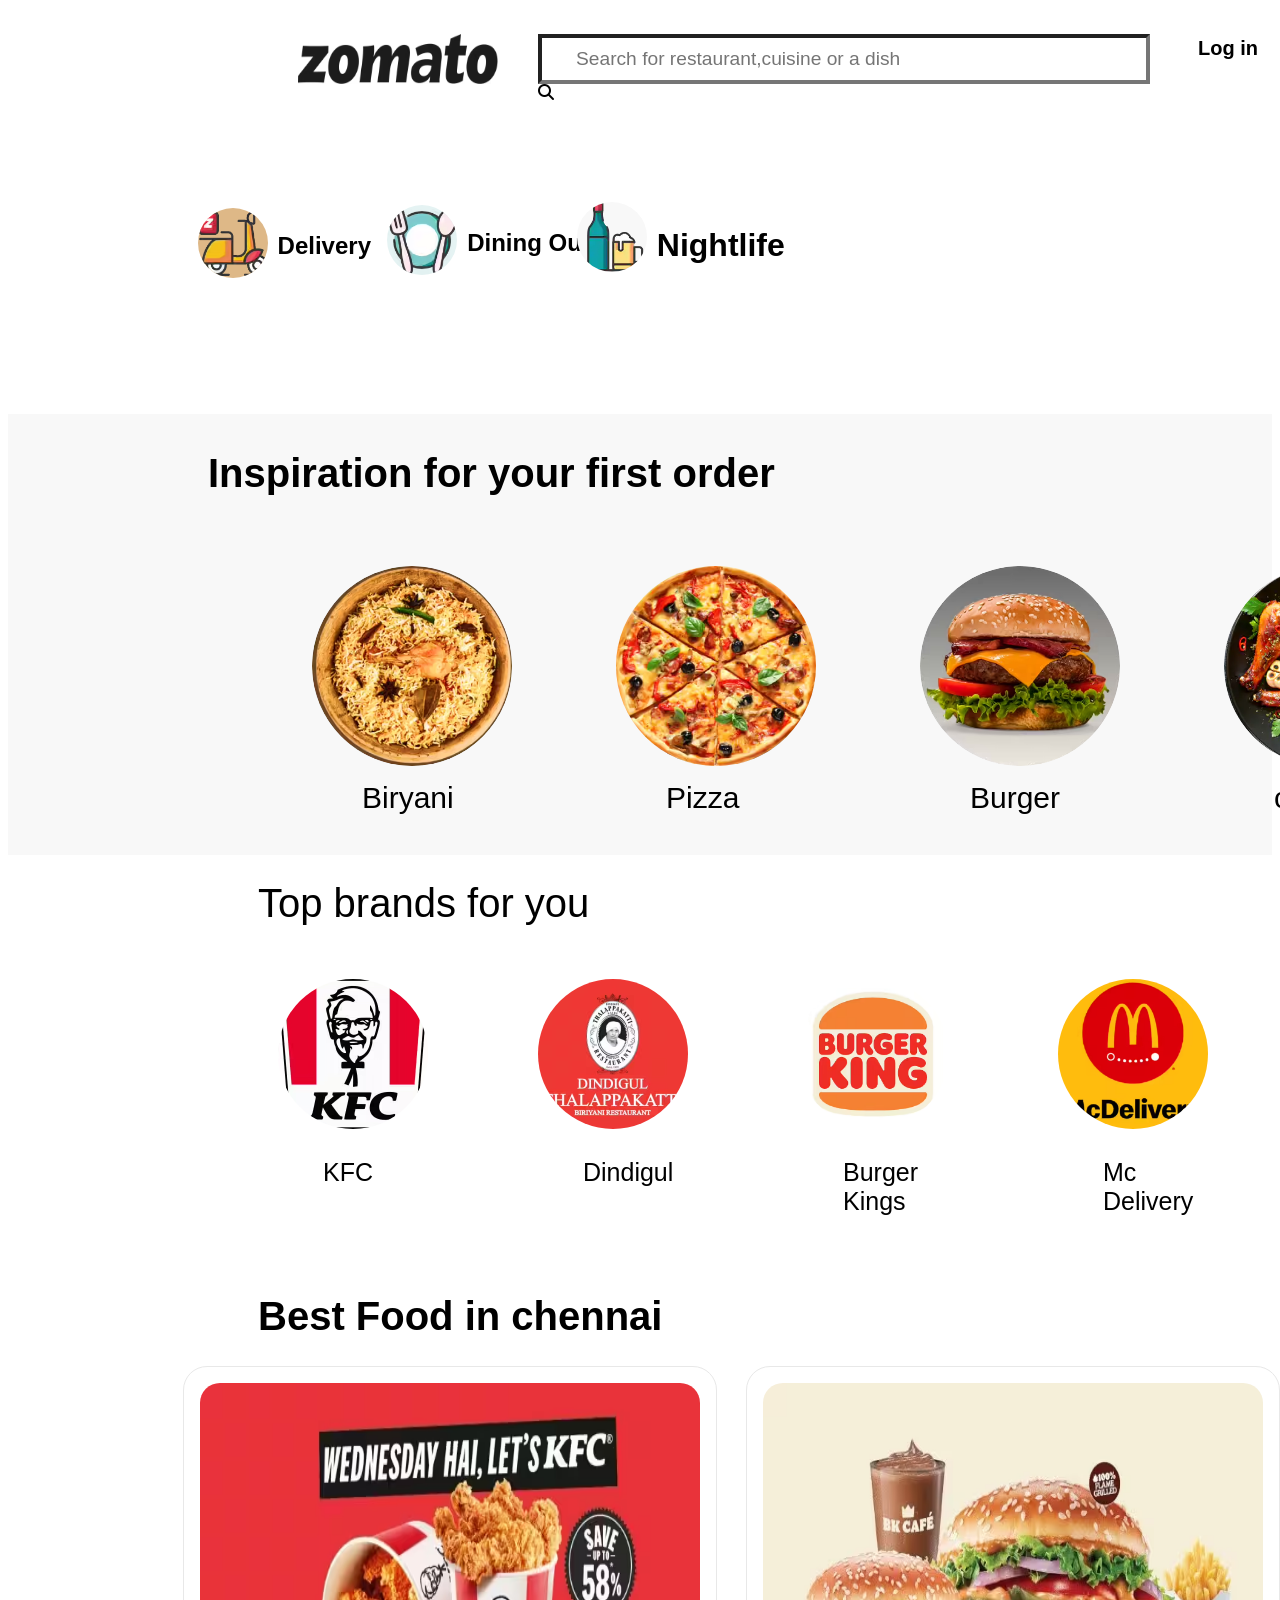
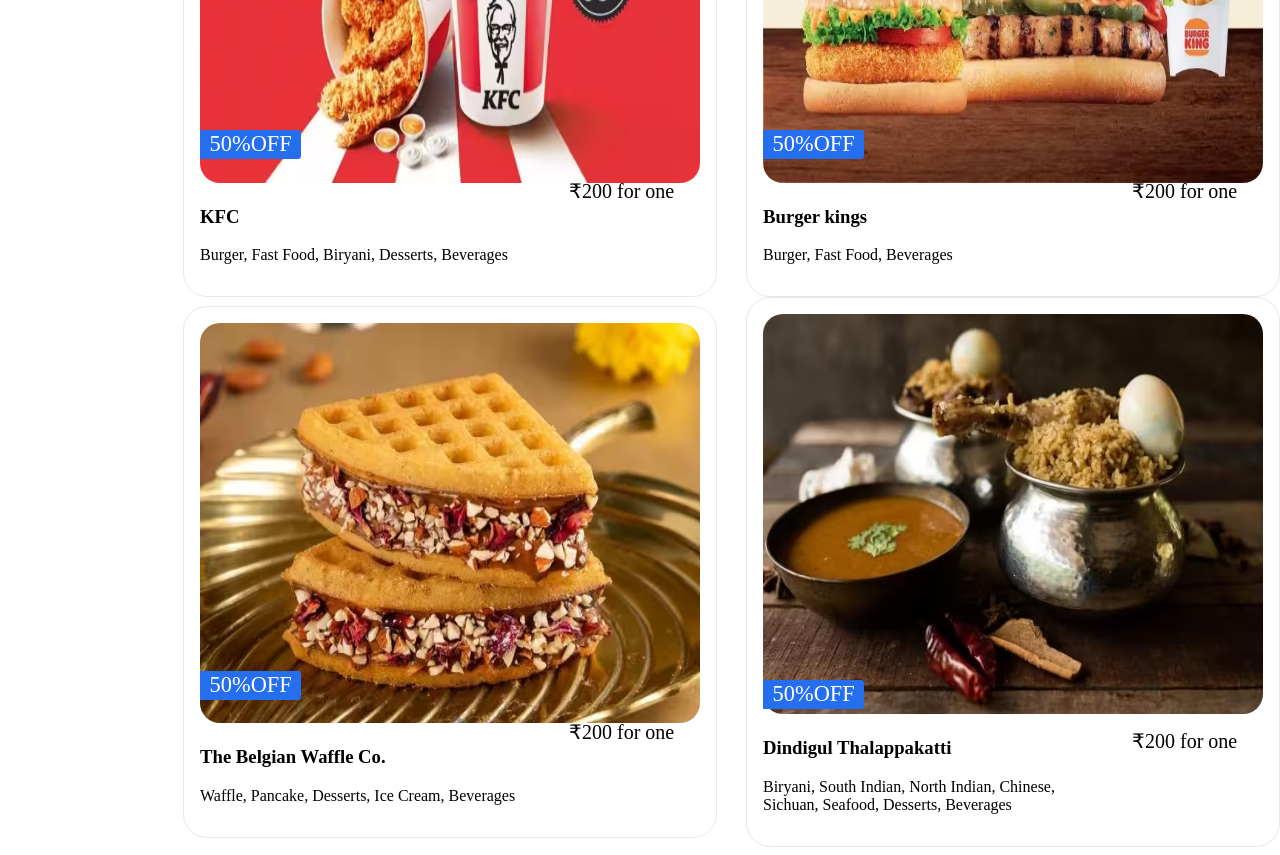
<file: index.html>
<!DOCTYPE html>
<html lang="en">
<head>
    <meta charset="UTF-8">
    <meta name="viewport" content="width=device-width, initial-scale=1.0">
    <title>Zomato</title>
    <link rel="stylesheet" href="index.css">
    <link rel="icon" href="download.png">
    <link rel="stylesheet" href="https://cdnjs.cloudflare.com/ajax/libs/font-awesome/6.5.1/css/all.min.css">
    
</head>
<body>
    <div class=" container">
        <div class="nav">
            <div class="nav-bar">
                <header>
                    <nav class="Zomato" >
                        <div class="sample">
                            <ul><li>
                         <div class="random"><img src="zomato.avif"   height="30" width="150" alt="" ></li></ul>
                        
                              <ul><li>
                               <input type="text" onchange ="dosomework()"class="search "   placeholder="Search for restaurant,cuisine or a dish "/>
                               <i class="-shafarp fa-solid fa-magnifying-glass"></i></li></ul>
                                 <ul>
                                     <li><a href="http://127.0.0.1:5500/login.html"><button>Log in </button></a></li>
                                     </ul><ul >
                                     <li><button>Sign up</button></li>
                                   </ul>
                            </div>
                          </div>
                         </div>
                         <div class="img1">
                            
                            <img src="scooty.avif" class="scooty" width="50px" height="50px"> 
                            <div class="delivery">
                                <h2>Delivery</h2>
                            
                            </div>
                            
                        
                         </div>
                         <div class="img2">
                            
                            <img src="plates.avif" class="plates" width="50px" height="50px"> 
                            <div class="dining">
                                <h2>Dining Out</h2>
                            
                            </div>
                            
                        
                         </div>
                         <div class="img3">
                            
                            <img src="bottle.webp" class="bottle" width="50px" height="50px"> 
                            <div class="night">
                                <h1>Nightlife</h1>
                            
                            </div>
                            
                        
                         </div>
                         <div class="item">
                         <div class="topic">
                                      <h1 class="order"> Inspiration for your first order   </h1><br>
                                 <div class="dishes">
                                    <section class="sooru">
                                        <div class="dot">
                                           <div class="biryani"><ul><li><img src="biryani.avif" alt="" width="200" height="200"><br><a href="https://www.zomato.com/chennai/restaurants?place_name=Chennai&dishv2_id=30308" id="biryani">  Biryani</a></li></ul></div></div>
                                           </section>
                                           <section>
                                            <div class="pizza"><ul><li><img src="Pizza.avif" alt="" width="200" height="200" class="sdef"><br><a href="https://www.zomato.com/chennai/restaurants?place_name=Chennai&dishv2_id=68987" id="pizza">Pizza</a></li></ul></div>
                                            </section>
                                            <section>
                                            <div class="Burger"><ul><li><img src="Burger.avif" alt="" width="200" height="200"><br><a href="https://www.zomato.com/chennai/restaurants?place_name=Chennai&dishv2_id=55280" id="Burger">Burger</a></li></ul></div>
                                            </section>
                                            <section >
                                            <div class="chicken"><ul><li><img src="chicken.webp" alt="" width="200"height=200 ><br><a href="#" id="chicken">chicken</a></li></ul></div>
                                            </section>
                                            <section>
                                             <div class="sandwich"><ul><li><img src="sandwich.avif" alt="" height="200 " width="200"class="dadf"><br><a href="#" id="sandwich">Sandwich</a></li></ul></div></section>
                                             
                             </div>

                         </div>
                         </div>




                                <div class="brand-bar">
                                    <h1 class="EEE">Top brands for you </h1>
                                    <div class=" brand-nav">
                                        <section class="branding" >
                                        <ul><li><a href=""><img src="kfc.avif" alt="" width="150" height="150"><p>KFC</p></a></li></ul>
                                        <ul> <li><a href=""><img src="dindigul.avif" alt="" height="150" width="150"><p>Dindigul</p></a></li></ul>
                                        <ul><li><a href=""><img src="burger kings.avif" alt="" width="150" height="150"><p>
                                            Burger Kings </p></a></li></ul>
                                        <ul><li><a href="">
                                            <img src="mc delivery.avif" alt="" height="150"width="150"><p>
                                            Mc Delivery </p></a></li></ul>
                                        <ul><li><a href=""><img src="a2b.avif" alt="" width="150"height="150"><p>A2B</p></a></li></ul>    
                                        
                                        
                                        </section>
                                            
                
        

                                    </div>
                                </div>
                            
                         <div class="llll">
                            <h1 class="best"> Best Food in chennai </h1>
                        </div>
                        
    <div class="card" id="menu">
        <div class="crd1">
            <div>
                <img src="card1.avif" alt="" width="500px" height="400px" id="pic1"></div>
            <div>
            <h3>KFC</h3>
            <p> Burger, Fast Food, Biryani, Desserts, Beverages</p>
                <div class="OFF"> 
                    <p class="onon">50%OFF</p><p class="pop">₹200 for one</p>
                </div>
            </div>
        </div>
         
        <div class="crd2">       
                <img src="card2.avif" alt="" width="500px" height="400px" id="pic2" >
                <h3>Burger kings</h3>
                <p>Burger, Fast Food, Beverages</p>
                <div class="OFF"> 
                    <p class="onon">50%OFF</p><p class="pop">₹200 for one</p>
                </div>
            </div>
        <div class="crd3">
                <img src="card3.jpg" alt="" width="500px" height="400px" id="pic3">
                <h3>Pizza Hut</h3>
                <p>Pizza, Fast Food, Beverages</p>
                <div class="OFF"> 
                    <p class="onon">50%OFF</p><p class="pop">₹200 for one</p>
                </div>
            </div>
    </div>
            
    <div class="card" id="menu1">
        <div class="crd4">
            <div>
            <img src="card4.avif" alt="" width="500px" height="400px" id="pic4"></div>
            <div>
            <h3>The Belgian Waffle Co.</h3>
            <p>Waffle, Pancake, Desserts, Ice Cream, Beverages</p>
            </div>
            <div class="OFF"> 
                <p class="onon">50%OFF</p><p class="pop">₹200 for one</p>
            </div>
        </div>
         
        <div class="crd5">       
                <img src="card5.avif" alt="" width="500px" height="400px" id="pic5">
                <h3>Dindigul Thalappakatti</h3>
                <p>Biryani, South Indian, North Indian, Chinese, <br>Sichuan, Seafood, Desserts, Beverages</p>
                <div class="OFF"> 
                    <p class="onon">50%OFF</p><p class="pop">₹200 for one</p>
                </div>
            </div>
        <div class="crd6">
                <img src="card6.avif" alt="" width="500px" height="400px" id="pic6">
                <h3>Kwality Wall’s Frozen Dessert and Ice Cream Shop</h3>
                <p>Ice Cream, Desserts</p>
                <div class="OFF"> 
                    <p class="onon">50%OFF</p><p class="pop">₹200 for one</p>
                </div>
            </div>







        </div>
    </div> 
    

                    </nav>
                    
                </header>
            </div>

        </div>
    </div>
<footer>
    <div class="footer">
        <div></div>
        
    </div>
        
</footer>
    
</body>
<script src="index.js"></script>
</html>
</file>
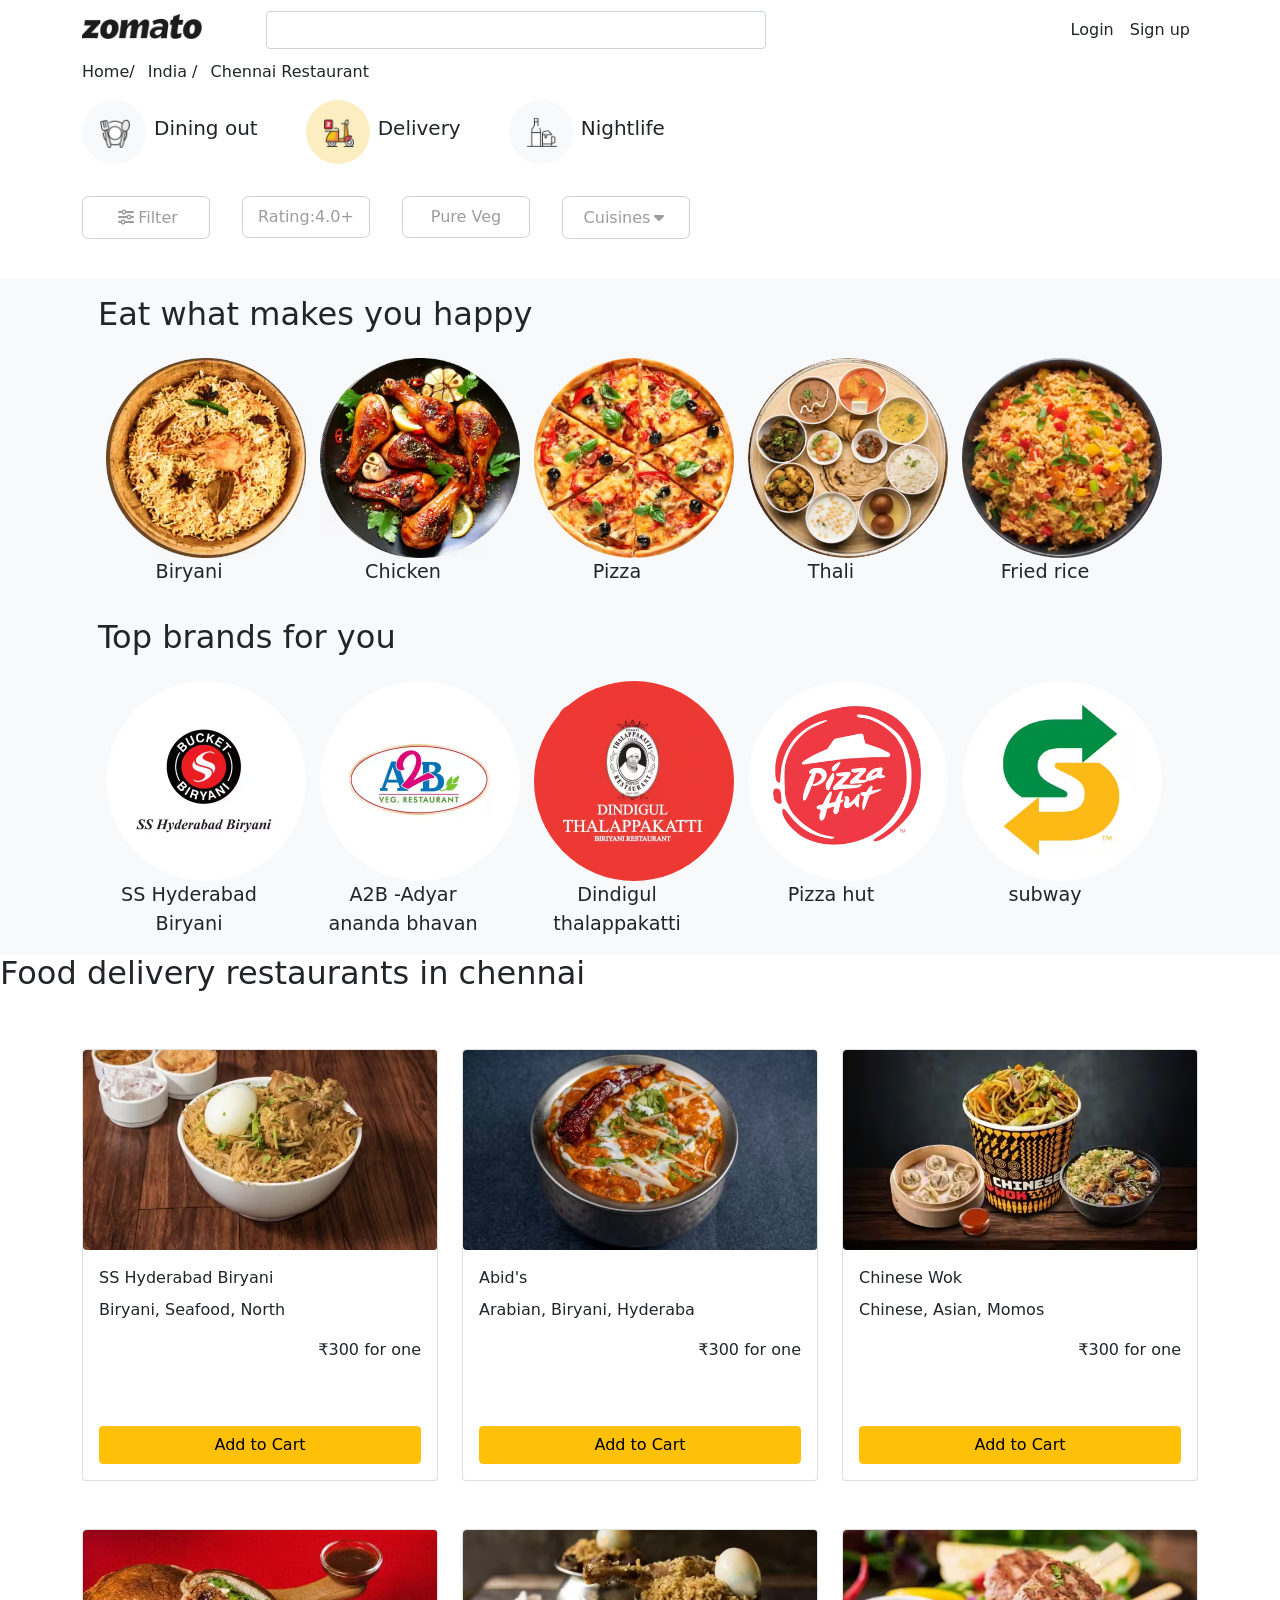
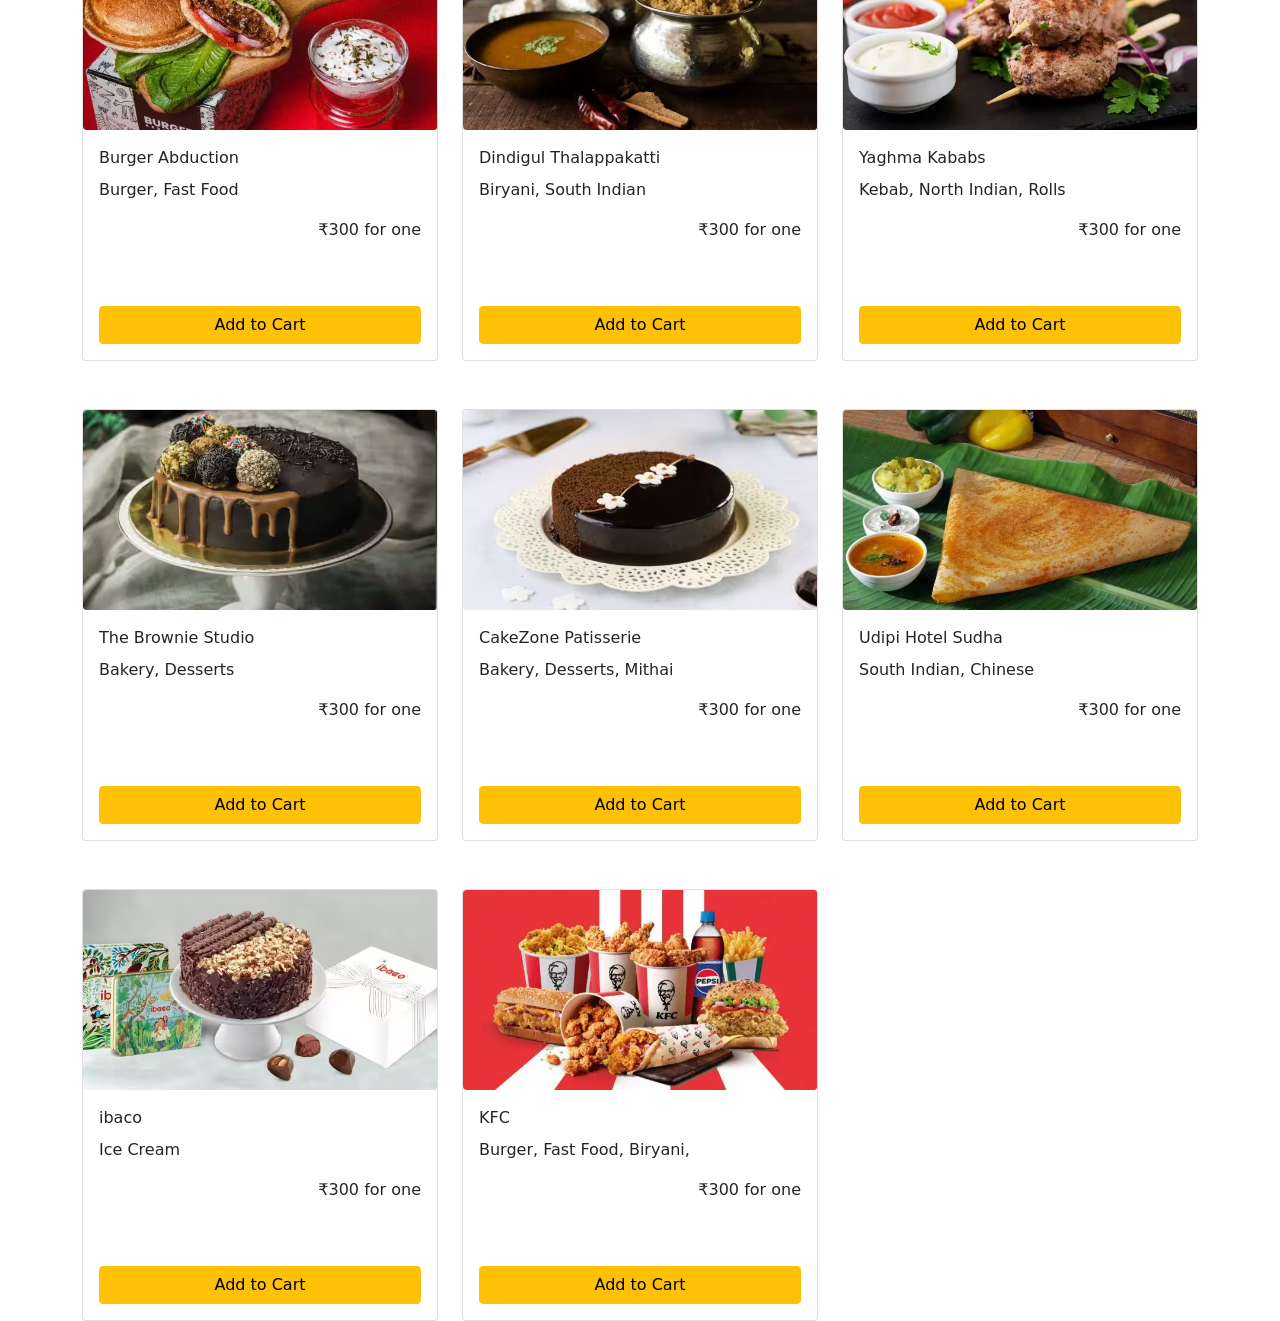
<file: recreation Zomato/html/index.html>
<!DOCTYPE html>
<html lang="en">

<head>
    <meta charset="UTF-8">
    <meta name="viewport" content="width=device-width, initial-scale=1.0">
    <title>Zomato</title>
    <!-- css linked -->
    <link rel="stylesheet" href="../css/index.css">
    <!-- boostrap linked -->
    <link rel="stylesheet" href="../libaray/css/bootstrap.min.css">
    <link rel="stylesheet" href="https://cdnjs.cloudflare.com/ajax/libs/font-awesome/6.5.2/css/all.min.css"
        integrity="sha512-SnH5WK+bZxgPHs44uWIX+LLJAJ9/2PkPKZ5QiAj6Ta86w+fsb2TkcmfRyVX3pBnMFcV7oQPJkl9QevSCWr3W6A=="
        crossorigin="anonymous" referrerpolicy="no-referrer" />
</head>

<body>
    <!-- header -->
    <header>
        <div class="container ">
            <nav class="navbar navbar-expand-lg ">
                <h6 class="navbar-brand"> <img src="../Assert/zomato.avif" width="120px"></h6>
                <button class="navbar-toggler" data-bs-target="#Showitem" data-bs-toggle="collapse"><span
                        class="navbar-toggler-icon"></span></button>
                <div class="collapse navbar-collapse" id="Showitem">
                    <form action="">

                        <input type="search" class="form-control  mx-5 "style="width: 500px;">
                    </form>
                    <ul class="navbar-nav ms-auto">

                        <li class="nav-item "><a href="" class="nav-link text-dark">Login</a></li>
                        <li class="nav-item "><a href="" class="nav-link text-dark">Sign up</a></li>
                        <div id="cartModal" class="modal">
                            <div class="modal-content">
                              <span class="close">&times;</span>
                              <h2>Item Added to Cart</h2>
                              <div id="cartItem"></div>
                            </div>
                          </div>

                    </ul>
                    <!-- Cart Modal -->

  


                </div>
            </nav>
            <div>


                <ul class="list-inline ">
                    <li class=" list-inline-item "><a href=""
                            class="text-dark text-decoration-none">Home<span>/</span></a></li>


                    <li class="list-inline-item "><a href="" class=" text-dark text-decoration-none">India
                            <span>/</span></a></li>

                    <li class="list-inline-item"><a href="" class=" text-dark text-decoration-none"> Chennai
                            Restaurant</a></li>

                </ul>
            </div>
            <div>


                <div class=" second-section">


                    <div style="display: flex;">

                        <div class="mb-3 ">

                            <div class="img bg-light">
                                <img src="../Assert/Dining Out.avif" alt="" width="30" id="image">
                            </div>
                        </div>
                        <div class="mt-3 ms-2">
                            <div class="img-heading">
                                <h5>Dining out</h5>
                            </div>

                        </div>



                    </div>



                    <div style="display: flex;">


                        <div class="ms-5">

                            <div class="img-2 ">
                                <img src="../Assert/delivery.webp" alt="" width="30" id="image1">
                            </div>
                        </div>
                        <div class="mt-3 ms-2">
                            <div class="img-heading">
                                <h5>Delivery</h5>
                            </div>

                        </div>

                    </div>


                    <div style="display: flex;">


                        <div class="  ms-5  ">

                            <div class="img bg-light">
                                <img src="../Assert/nightlife.webp" alt="" width="30" id="image2">
                            </div>
                        </div>
                        <div class="mt-3 ms-2">
                            <div class="img-heading">
                                <h5 class=" ">Nightlife</h5>
                            </div>
                        </div>

                    </div>
                </div>

            </div>

        </div>
    </header>
    <section class="bg-white sticky-top ">

        <section class="container   ">



            <div class=" contain ">

                <div class="mt-3">

                    <button id="btn"><i class="fa-solid fa-sliders p-1"></i>Filter</button>
                </div>
                <div class="mt-3">

                    <button id="btn1">Rating:4.0+</button>
                </div>
                <div class="mt-3">

                    <button id="btn2">Pure Veg</button>
                </div>
                <div class="mt-3 mb-4">

                    <button id="btn3">Cuisines<i class="fa-solid fa-caret-up fa-flip-vertical p-1"></i></button>
                </div>
            </div>



        </section>
    </section>
    <section>

        <div class=" bg-light mx-auto p-4 " id="Cuisines">
            <i class="fa-solid fa-xmark " id="clearbtn"></i>
            <h5 class="ms-3 " style="font-size: 30px;">Cuisines</h5>
            <input type="text" class="form-control  " placeholder="Search">
            <hr>
            <p class="btn btn-light mx-auto">Clear</p>
            <p class="btn btn-warning ms-auto">Apply</p>

        </div>

    </section>
    <!-- Eat what makes you happy folder -->


    <section class="bg-light">

        <div class=" container">
            <h2 class="p-3">Eat what makes you happy</h2>
            <div class="row">


                <div class="col col-md-2 ms-4">
                    <a href="">

                        <img src="../Assert/biryani.avif" alt="" width="200px">
                    </a>
                    <p class="eat">Biryani</p>

                </div>
                <div class="col col-md-2 ms-4">
                    <a href="">

                        <img src="../Assert/Chicken.avif" alt="" width="200px">
                    </a>
                    <p class="eat">Chicken</p>
                </div>
                <div class="col col-md-2 ms-4">
                    <a href="">

                        <img src="../Assert/pizza.avif" alt="" width="200px" style="border-radius: 50%;">
                    </a>
                    <p class="eat">Pizza</p>
                </div>
                <div class="col col-md-2 ms-4">
                    <a href=""> <img src="../Assert/thali.avif" alt="" width="200px" style="border-radius: 50%;"></a>
                    <p class="eat">Thali</p>
                </div>
                <div class="col col-md-2 ms-4">
                    <a href=""> <img src="../Assert/fried rice.avif" alt="" width="200px"
                            style="border-radius: 50%;"></a>
                    <p class="eat">Fried rice</p>
                </div>

            </div>

        </div>
    </section>


    <!-- top brands -->
    <section class="bg-light">

        <div class=" container">
            <h2 class="p-3">Top brands for you </h2>
            <div class="row">


                <div class="col col-md-2 ms-4">
                    <div class=" bg-color">

                        <a href="">

                            <img src="../Assert/SS  Hyderabad Biryani 20min.avif" alt="" width="150px" class="imgs">
                        </a>
                    </div>
                    <p class="eat">SS Hyderabad Biryani</p>

                </div>
                <div class="col col-md-2 ms-4">
                    <div class="bg-color">

                        <a href="">

                            <img src="../Assert/A2B -Adyar ananda bhavan 18min.avif" alt="" width="150px" class="imgs">
                        </a>
                    </div>
                    <p class="eat">A2B -Adyar ananda bhavan</p>
                </div>
                <div class="col col-md-2 ms-4">
                    <div class="bg-color-1">

                        <a href="">

                            <img src="../Assert/Dindigul thalappakatti 31min.avif" alt="" width="150px" class="imgs">
                        </a>
                    </div>
                    <p class="eat">Dindigul thalappakatti</p>
                </div>
                <div class="col col-md-2 ms-4">
                    <div class="bg-color">

                        <a href=""> <img src="../Assert/Pizza hut.avif" alt="" width="150px" class="imgs"></a>
                    </div>
                    <p class="eat">Pizza hut</p>
                </div>
                <div class="col col-md-2 ms-4">
                    <div class="bg-color">

                        <a href=""> <img src="../Assert/subway.avif" alt="" width="150px" class="imgs"></a>
                    </div>
                    <p class="eat">subway</p>

                </div>

            </div>

        </div>
    </section>


    <!-- food delivery restaurants in chennai -->
   <section >

    <h2>Food delivery restaurants in chennai</h2>
    <div class="container">

        <div class="row" id="container-2">
          
    
    
        </div>
    </div>
   </section>
   


</body>
<!-- javaScript linked -->
<script src="../javascript/index.js"></script>
<!-- Bootstrap linked -->
<script src="../libaray/js/bootstrap.min.js"></script>

</html>
</file>
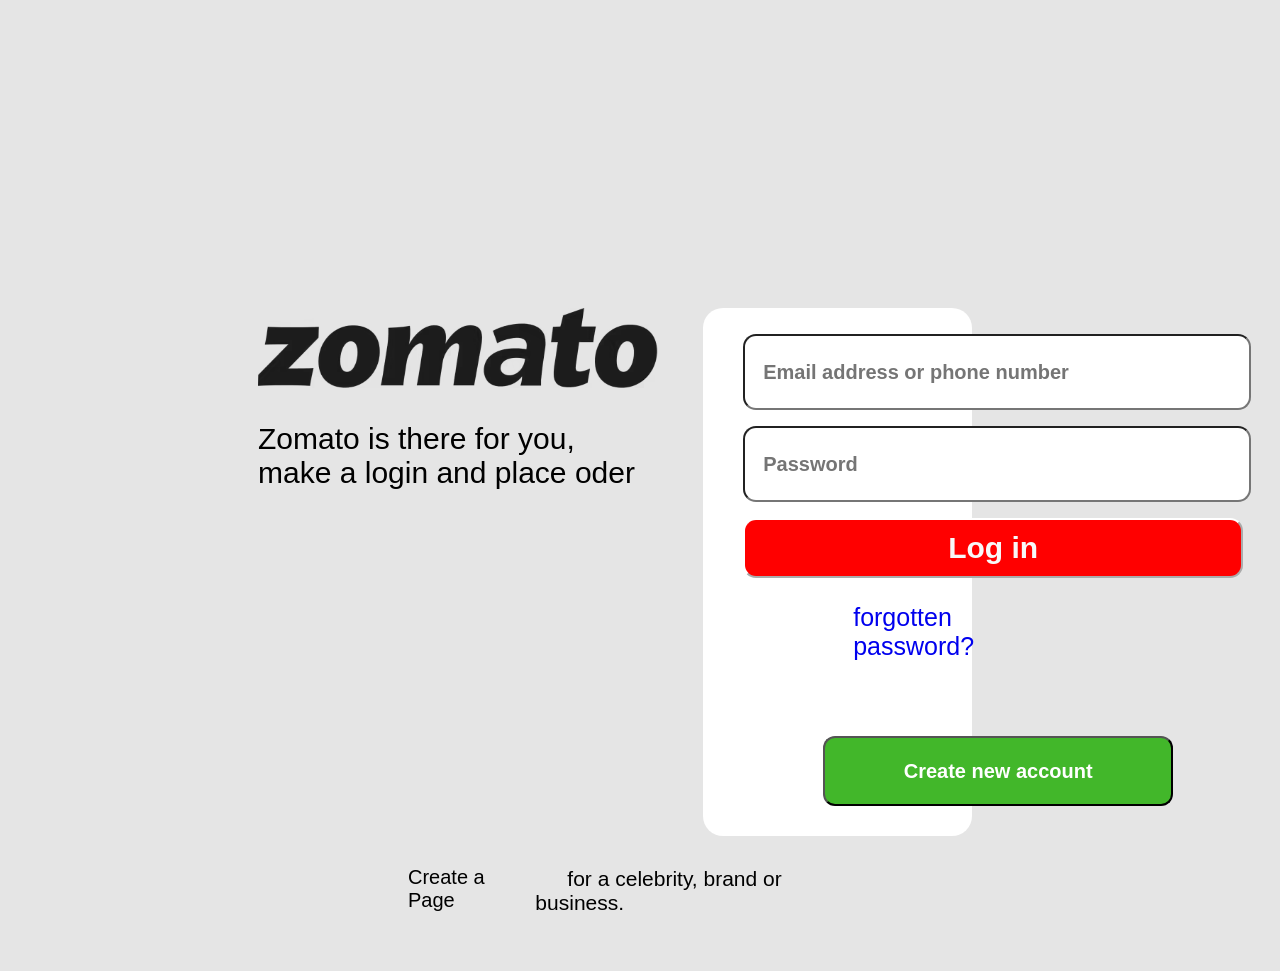
<file: login.html>
<!DOCTYPE html>
<html lang="en">
<head>
    <meta charset="UTF-8">
    <meta name="viewport" content="width=device-width, initial-scale=1.0">
    <title>Zomato</title>
    <link rel="icon" href="download.png">
    <link rel="stylesheet" href="index.css">
</head>
<body class="background">
   <div class="header1">
    <img src="zomato.avif" alt="" width="400"height="80">
    <p>
        Zomato is there for you,<br>
        make a login and place oder  
    </p>

   </div>
   

   
   <div class="loginpage"><div class="cover">
  <div class="zomato-login">

    <ul><li>
        <input type="email" name="email" class="email" placeholder="Email address or phone number " required>
    </li></ul>
    <ul><li>
        <input type="password" name="password" class="password"  placeholder="Password" required>
    </li></ul>
  </div>
  
  <button class="btn-zomato">Log in</button>
  <ul class="for"><li><a href="forgotten password?" >forgotten password?</a></li></ul>
  <section class="account"><button>Create new account</button>
  </section></div>
</div>
<div class="create"> <a href="">Create a Page
</a><p> for a celebrity, brand or business.</p></div>

</body>
</html>
</file>
<file: index.css>
*{
  text-decoration: none;
  list-style: none;
  grid-template-columns: repeat(auto-fit,minmax(200px,1fr));
}
.container{

background-color: white;
flex-wrap: wrap;
}
.sample{
  display: flex;
  padding: 10px 250px;
  align-items: left
  ;
  justify-content: space-between;
}
.random img {
 height: 50px;
 width:200px;
}
.search{

  height:40px;
  width: 600px;
  border-radius: 10px #e5e5e5;
  justify-content: center;
  border-width: 4px;
  text-indent: 2rem;
  font-size: larger;

}
ul li button{
  font-size: 20px;
  height: 40px;
  width: 100px;
  font-family:  Helvetica, sans-serif;
  font-weight: 700;
  border-color: transparent;
  display: flex;
  border-radius: 0px white;
  background: transparent;
}








.img1{
  padding-left: 15%;
  padding-top: 80px;
  
}
.scooty{
  background-color: burlywood;
  border-radius: 50%;
  width: 70px;
  height: 70px;
}
.delivery{
  margin-top:-70px;
  padding-left: 80px;
  font-family:  Helvetica, sans-serif;
}
.img2{
  padding-left: 30%;
  margin-top: -75px;
  
}
.plates{
  background-color:#E5F3F3;
  border-radius: 50%;
  width: 70px;
  height: 70px;
}
.dining{
  margin-top:-70px;
  padding-left: 80px;
  font-family:  Helvetica, sans-serif;
}
.img3{
  padding-left: 45%;
  margin-top: -75px;
  
}
.bottle{
  background-color:#f8f8f8;
  border-radius: 50%;
  width: 70px;
  height: 70px;
}
.night{
  margin-top:-70px;
  padding-left: 80px;
  font-family:  Helvetica, sans-serif;
}

.dishes{
  display: flex;
  text-indent: 4rem;
}


.topic{
  background-color: #f8f8f8;
  height: 100;
  font-size:20px;
  font-family: Helvetica, sans-serif;
  font-weight: 100px;
  margin-top: 150px;
  /* max-width: 100%; */
  /* width: 700; */
 position: relative;  
 padding: 10px 200px;
}
.dishes img{
  border-radius: 50%;
  
}
.dishes a{
  padding: 10px 50px;
  text-align: center;
  font-size: 30px;
  column-gap: 10rem;
  display: flex;
  color:black;
}
.EEE{
  margin-left: 250px;
  font-size:40px;
  font-family:  Helvetica, sans-serif;
 font-weight: 120;
}

.branding  {
  list-style: none;
  display: flex;
  list-style: none;
  padding: 10px 230px;
  gap: 70px;
  
  
}
.branding p{
  padding-left: 30%;
  font-size: 25px;
  font-family: Arial,  Helvetica, sans-serif;
  color: black;
}

.branding img{
   
  border-radius: 50%;
  
}
 
.llll{
  margin-left: 250px;
  font-size:20px;
  font-family:  Helvetica, sans-serif;
}
.card{
  display: flex;
  align-items:center;
  padding-left: 175px;
  border-radius: 20px;


}
.crd1{
   padding: 10px;
   padding-left:20px;
   padding-bottom: 7px;
   border-radius:25px;
}
#pic1{
   border-radius: 20px;
}
.crd2{
   padding: 10px;
   padding-left:20px;
   padding-top:10px ;
}
#pic2{
   border-radius: 20px;
}

.crd3{
   padding: 10px;
   padding-left:20px;
   padding-bottom:15px;
   padding-top:1px ;
}
#pic3{
   border-radius: 20px;
}
.crd4{
   padding: 10px;
   padding-left:20px;
   padding-bottom:15px;
   padding-top:1px ;
}

#pic4{
   border-radius: 20px;
}
 
.crd5{
   padding: 10px;
   padding-left: 25px;
   padding-top:20px;
}

#pic5{
   border-radius: 20px;

}
.crd6{
   padding: 10px;
   padding-left:20px;
   
}

#pic6{
   border-radius:20px;

}
.foot{
  background-color:#f8f8f8;
}
.OFF{
  
    position: absolute;
    
    max-width: calc(100% - 2.4rem);

}
.onon{
  
  margin: -150px 0px 1rem;
  font-size: 1.4rem;
  line-height: 1.8rem;
  padding: 0px 0.6rem;
  background: rgb(37, 111, 239);
  color: rgb(255, 255, 255);
  font-weight: 400;
  width: max-content;
  border-radius: 0px 0.2rem 0.2rem 0px;
  max-width: 100%;
  overflow: hidden;
  text-overflow: ellipsis;
  white-space: nowrap;
}
.pop{
  font-size: 20px;
  padding-left: 369px;
}
.crd5{
  border-color: rgb(255, 255, 255);
  padding: 1rem;
}
.crd5{
  border-radius: 1.5rem;
  border: 0.1rem solid rgb(232,232,232)
}
/* *,:after:before{
  box-sizing: inherit;
  -webkit-tap-highlight-color: transparent  ;
} */
.crd4{
  border-color: rgb(255, 255, 255);
  padding: 1rem;
}
.crd4{
  border-radius: 1.5rem;
  border: 0.1rem solid rgb(232,232,232)
}.crd3{
  border-color: rgb(255, 255, 255);
  padding: 1rem;
}
.crd3{
  border-radius: 1.5rem;
  border: 0.1rem solid rgb(232,232,232)
}
.crd2{
  border-color: rgb(255, 255, 255);
  padding: 1rem;
}
.crd2{
  border-radius: 1.5rem;
  border: 0.1rem solid rgb(232,232,232)
}
.crd6{
  border-color: rgb(255, 255, 255);
  padding: 1rem;
}
.crd6{
  border-radius: 1.5rem;
  border: 0.1rem solid rgb(232,232,232)
}
.crd1{
  border-color: rgb(255, 255, 255);
  padding:1rem;
}
.crd1{
  border-radius: 1.5rem;
  border: 0.1rem solid rgb(232,232,232); 
}
.ABOUT{
  list-style: none;
  font-size: 23px;
  max-width: max-content;
  padding: 50px;  
}
.header1{
  position:absolute;
  padding: 300px 250px ;

}
.header1 p{
  font-size: 30px;
  font-family:  Helvetica, Arial, sans-serif;
}
.background{
  background-color:#e5e5e5;
}
.loginpage{
 padding: 300px 300px 0px 55%;
 
 
 

}
.zomato-login input{
  width: 500px;
  height: 70px;
  display: inline-block;
  font-family: Helvetica, sans-serif;
  font-size: large;
  text-indent: 1rem;
  border-radius: 13px;
  font-weight: 600;
  font-size: 20px;
}
.btn-zomato{
  width: 500px;
  height: 60px;
  margin-left: 40px;
  border-radius: 13px;
  background-color: red;
  color: #f8f8f8;
  border-color: white;
  font-size: 30px;
  font-weight: 700;

  
}
.for {
  padding: 0px 150px 50px ;
  font-size: 25px;
  font-family: Helvetica, sans-serif;
  font-weight: 500;
}
.account button{
  margin-left: 120px;
  width: 350px;
  height: 70px;
  background-color: #42b72a;  
  color: white;
  font-size: 20px;
  font-weight: 700;
  border-radius: 12px;

}
.create{
  display: flex;
  float: right;
  
  padding:10px 400px;

}
.create a{
  display: flex;
  padding-top: 20px;
  font-family:  Helvetica, sans-serif;
  color: black;
  font-size:20px;
  font-weight: 100px;
  
  

}
.create p {
  text-indent: 2rem;
  padding-bottom: 25px;
  font-size: 21px;
  font-family: Arial, Helvetica, sans-serif;
   font-weight: 500px;
}



.cover{
  background-color:white;
  padding: 10px 20px 30px 0px;
  border-radius: 20px;
  

}
#menu{
  column-gap: 29px;
  
}
#menu1{
  column-gap: 29px;
  
}
</file>
<file: recreation Zomato/css/index.css>
header{
    box-shadow: rgba(0, 0, 0, 0.16) 0px 1px 4px;
}
.dining{
    
    width:40px
}
.img {
border-radius: 50%;
height: 4rem;
width: 4rem;

}
.img-heading{
    display: flex;
}
.second-section{
    display: flex;
    flex-wrap: wrap;
}

#image{
    position: absolute;
    margin: 18px 18px;

}
#image1{
    position: absolute;
    margin: 18px 18px;

}
#image2{
    position: absolute;
    margin: 18px 18px;

}
.img-2{
    background-color: rgb(252, 238, 192);
    border-radius: 50%;
    height: 4rem;
    width: 4rem;
}
#btn{
    background-color: transparent;
    width:8rem;
    border:1px solid rgb(207, 207, 207);;
    color: rgb(156, 156, 156);
    border-radius: 0.4rem;
    padding: 0.5rem;
    
    
}
#btn1{
    background-color: transparent;
    width:8rem;
    border:1px solid rgb(207, 207, 207);;
    color: rgb(156, 156, 156);
    border-radius: 0.4rem;
    padding: 0.5rem;

}
#btn2{
    background-color: transparent;
    width:8rem;
    border:1px solid rgb(207, 207, 207);;
    color: rgb(156, 156, 156);
    border-radius: 0.4rem;
    padding: 0.5rem;
    
}
#btn3{
    background-color: transparent;
    width:8rem;
    border:1px solid rgb(207, 207, 207);;
    color: rgb(156, 156, 156);
    border-radius: 0.4rem;
    padding: 0.5rem;

    
}
.contain{
    display: flex;
    column-gap: 2rem;
    margin-bottom: 1rem;
    position:static;
}
#Cuisines{
    position: relative;
display: none;
border-radius: 0.8rem;
width: 500px;
}
#clearbtn{
float: right;
}
.eat{
    text-align: center;
    font-size: larger;
    font-weight: 500;
}
.bg-color{
    width:200px;
    height: 200px;
    background-color: white;
    border-radius: 50%;
    
}
.imgs{
    margin: 1.5rem;
    border-radius: 10%;
}
.bg-color-1{
    background-color:rgb(238, 56, 52);;
    border-radius: 50%;
    width:200px;
    height: 200px;
}

   
   /* Cart Modal */
.modal {
    position: relative;
display: none;
border-radius: 0.8rem;
width: 500px;
  }
  
  /* .modal-content {
    background-color: #fefefe;
    margin: 10% auto;
    padding: 20px;
    border: 1px solid #888;
    width: 80%; */
  /* } */
  
  /* .close {
    color: #aaaaaa;
    float: right;
    font-size: 28px;
    font-weight: bold;
  }
   */
  /* .close:hover, */
  /* .close:focus {
    color: #000;
    text-decoration: none;
    cursor: pointer;
  } */
</file>
